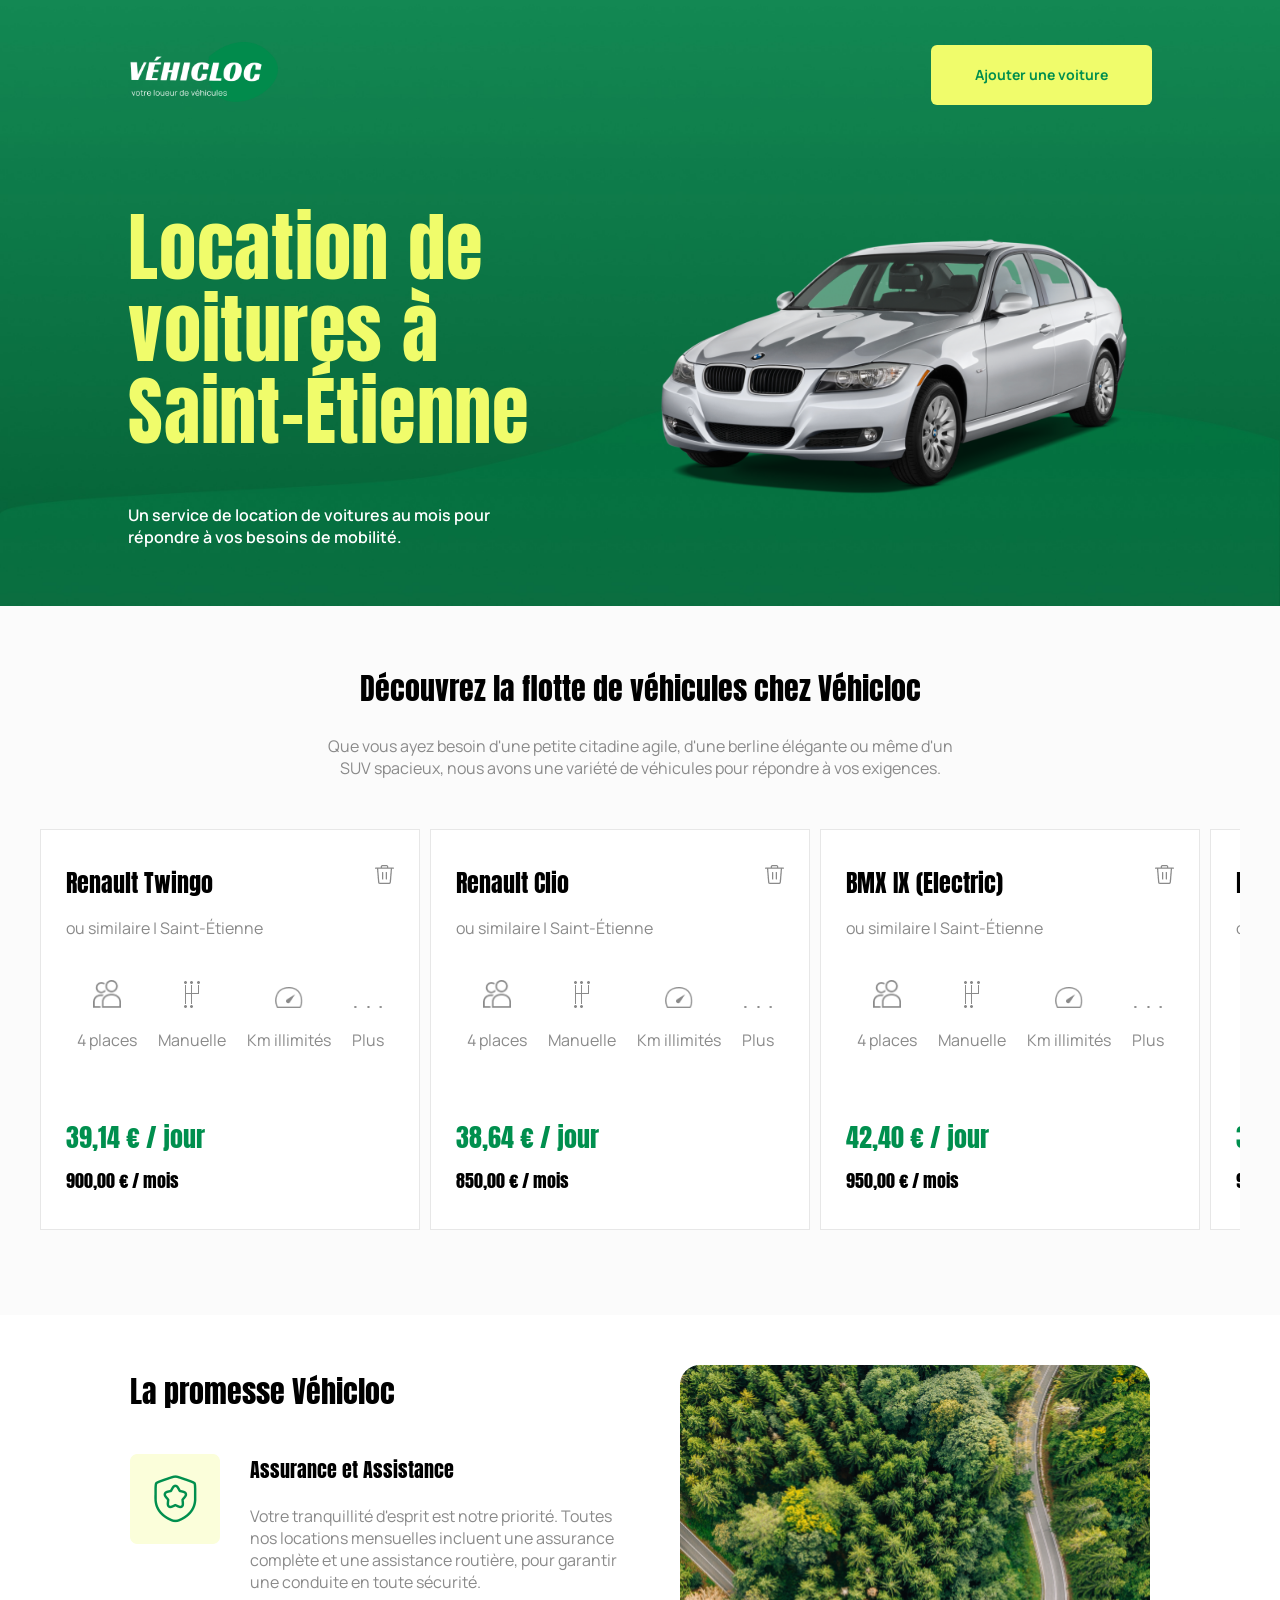
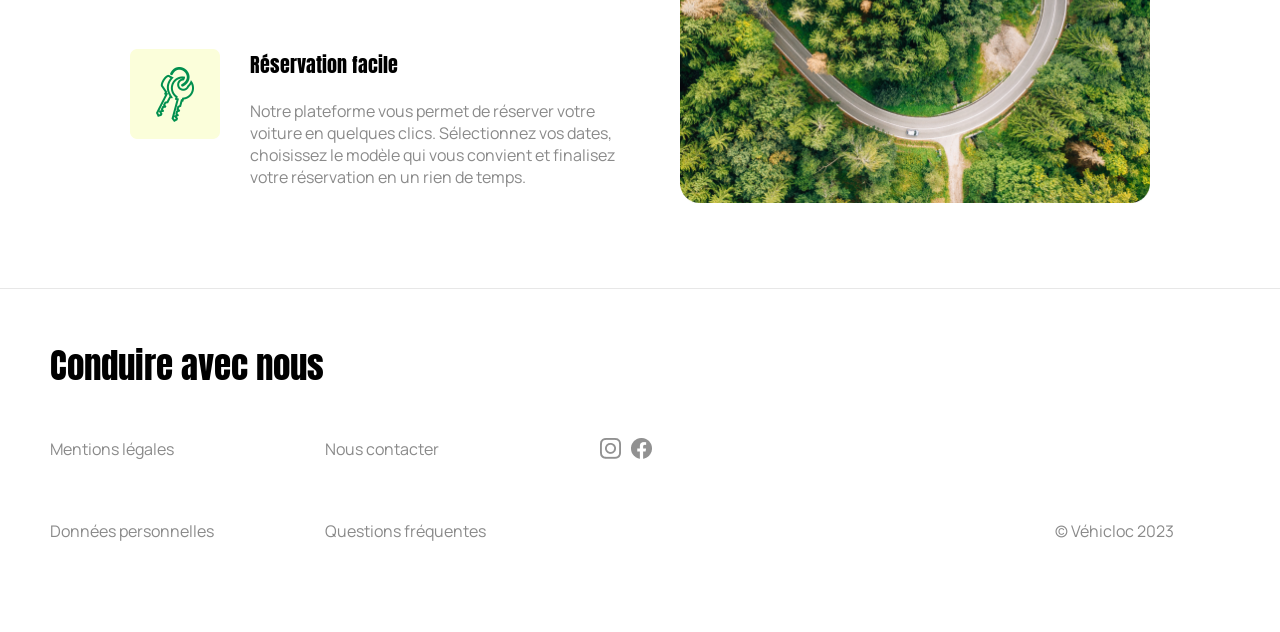
<file: archive/index.html>
<!doctype html>
<html lang="fr">
<head>
    <meta charset="UTF-8">
    <meta name="viewport"
          content="width=device-width, initial-scale=1.0">
    <meta http-equiv="X-UA-Compatible" content="ie=edge">
    <title>Véhicloc</title>
    <link rel="stylesheet" href="assets/css/style.css">
</head>
<body>
<header>
    <nav>
        <a href="index.html"><img src="assets/img/logo.png" alt="Vehicloc" /></a>
        <a href="add.html" class="btn-nav">Ajouter une voiture</a>
    </nav>
    <div class="flex-header">
        <div>
            <h1>Location de voitures à Saint-Étienne</h1>
            <p>Un service de location de voitures au mois pour répondre à vos besoins de mobilité.</p>
        </div>
        <div>
            <img src="assets/img/car.png" alt="Voiture">
        </div>
    </div>
</header>
<section id="fleet">
    <h2>Découvrez la flotte de véhicules chez Véhicloc</h2>
    <p>Que vous ayez besoin d'une petite citadine agile, d'une berline élégante ou même d'un SUV spacieux, nous avons une variété de véhicules  pour répondre à vos exigences.</p>
    <div class="fleet-list">
        <article>
            <div class="mini-car-title">
                <a href="car.html">
                    <h3>Renault Twingo</h3>
                    <p>ou similaire | Saint-Étienne</p>
                </a>
                <div>
                    <a href="#"><img src="assets/icons/trash.png" alt="Supprimer" /></a>
                </div>
            </div>
            <div class="mini-car-icons">
                <div>
                    <img src="assets/icons/persons.png" alt="4 places" />
                    <p>4 places</p>
                </div>
                <div>
                    <img src="assets/icons/motor.png" alt="Manuelle" />
                    <p>Manuelle</p>
                </div>
                <div>
                    <img src="assets/icons/km.png" alt="km illimités" />
                    <p>Km illimités</p>
                </div>
                <div>
                    <img src="assets/icons/plus.png" alt="PLus" />
                    <p>Plus</p>
                </div>
            </div>
            <div class="mini-car-price">
                <p class="price-per-day">39,14 € / jour</p>
                <p class="price-per-month">900,00 € / mois</p>
            </div>
        </article>
        <article>
            <div class="mini-car-title">
                <a href="car.html">
                    <h3>Renault Clio</h3>
                    <p>ou similaire | Saint-Étienne</p>
                </a>
                <div>
                    <a href="#"><img src="assets/icons/trash.png" alt="Supprimer" /></a>
                </div>
            </div>
            <div class="mini-car-icons">
                <div>
                    <img src="assets/icons/persons.png" alt="4 places" />
                    <p>4 places</p>
                </div>
                <div>
                    <img src="assets/icons/motor.png" alt="Manuelle" />
                    <p>Manuelle</p>
                </div>
                <div>
                    <img src="assets/icons/km.png" alt="km illimités" />
                    <p>Km illimités</p>
                </div>
                <div>
                    <img src="assets/icons/plus.png" alt="PLus" />
                    <p>Plus</p>
                </div>
            </div>
            <div class="mini-car-price">
                <p class="price-per-day">38,64 € / jour</p>
                <p class="price-per-month">850,00 € / mois</p>
            </div>
        </article>
        <article>
            <div class="mini-car-title">
                <a href="car.html">
                    <h3>BMX IX (Electric)</h3>
                    <p>ou similaire | Saint-Étienne</p>
                </a>
                <div>
                    <a href="#"><img src="assets/icons/trash.png" alt="Supprimer" /></a>
                </div>
            </div>
            <div class="mini-car-icons">
                <div>
                    <img src="assets/icons/persons.png" alt="4 places" />
                    <p>4 places</p>
                </div>
                <div>
                    <img src="assets/icons/motor.png" alt="Manuelle" />
                    <p>Manuelle</p>
                </div>
                <div>
                    <img src="assets/icons/km.png" alt="km illimités" />
                    <p>Km illimités</p>
                </div>
                <div>
                    <img src="assets/icons/plus.png" alt="PLus" />
                    <p>Plus</p>
                </div>
            </div>
            <div class="mini-car-price">
                <p class="price-per-day">42,40 € / jour</p>
                <p class="price-per-month">950,00 € / mois</p>
            </div>
        </article>
        <article>
            <div class="mini-car-title">
                <a href="car.html">
                    <h3>Renault Zoé</h3>
                    <p>ou similaire | Saint-Étienne</p>
                </a>
                <div>
                    <a href="#"><img src="assets/icons/trash.png" alt="Supprimer" /></a>
                </div>
            </div>
            <div class="mini-car-icons">
                <div>
                    <img src="assets/icons/persons.png" alt="4 places" />
                    <p>4 places</p>
                </div>
                <div>
                    <img src="assets/icons/motor.png" alt="Manuelle" />
                    <p>Manuelle</p>
                </div>
                <div>
                    <img src="assets/icons/km.png" alt="km illimités" />
                    <p>Km illimités</p>
                </div>
                <div>
                    <img src="assets/icons/plus.png" alt="PLus" />
                    <p>Plus</p>
                </div>
            </div>
            <div class="mini-car-price">
                <p class="price-per-day">39,14 € / jour</p>
                <p class="price-per-month">900,00 € / mois</p>
            </div>
        </article>
        <article>
            <div class="mini-car-title">
                <a href="car.html">
                    <h3>Citroën Ami</h3>
                    <p>ou similaire | Saint-Étienne</p>
                </a>
                <div>
                    <a href="#"><img src="assets/icons/trash.png" alt="Supprimer" /></a>
                </div>
            </div>
            <div class="mini-car-icons">
                <div>
                    <img src="assets/icons/persons.png" alt="4 places" />
                    <p>4 places</p>
                </div>
                <div>
                    <img src="assets/icons/motor.png" alt="Manuelle" />
                    <p>Manuelle</p>
                </div>
                <div>
                    <img src="assets/icons/km.png" alt="km illimités" />
                    <p>Km illimités</p>
                </div>
                <div>
                    <img src="assets/icons/plus.png" alt="PLus" />
                    <p>Plus</p>
                </div>
            </div>
            <div class="mini-car-price">
                <p class="price-per-day">28,59 € / jour</p>
                <p class="price-per-month">799,00 € / mois</p>
            </div>
        </article>
        <article>
            <div class="mini-car-title">
                <a href="car.html">
                    <h3>Opel Corsa</h3>
                    <p>ou similaire | Saint-Étienne</p>
                </a>
                <div>
                    <a href="#"><img src="assets/icons/trash.png" alt="Supprimer" /></a>
                </div>
            </div>
            <div class="mini-car-icons">
                <div>
                    <img src="assets/icons/persons.png" alt="4 places" />
                    <p>4 places</p>
                </div>
                <div>
                    <img src="assets/icons/motor.png" alt="Manuelle" />
                    <p>Manuelle</p>
                </div>
                <div>
                    <img src="assets/icons/km.png" alt="km illimités" />
                    <p>Km illimités</p>
                </div>
                <div>
                    <img src="assets/icons/plus.png" alt="PLus" />
                    <p>Plus</p>
                </div>
            </div>
            <div class="mini-car-price">
                <p class="price-per-day">36,38 € / jour</p>
                <p class="price-per-month">820,00 € / mois</p>
            </div>
        </article>
        
    </div>
</section>

<section id="promises">
    <div>
        <h2>La promesse Véhicloc</h2>
        <div class="promise">
            <img src="assets/icons/insurance.png" alt="Assurance et Assistance">
            <div class="promise-text">
                <h3>Assurance et Assistance</h3>
                <p>Votre tranquillité d'esprit est notre priorité. Toutes nos locations mensuelles incluent une assurance complète et une assistance routière, pour garantir une conduite en toute sécurité.</p>
            </div>
        </div>
        <div class="promise">
            <img src="assets/icons/booking.png" alt="Réservation facile">
            <div class="promise-text">
                <h3>Réservation facile</h3>
                <p>Notre plateforme vous permet de réserver votre voiture en quelques clics. Sélectionnez vos dates, choisissez le modèle qui vous convient et finalisez votre réservation en un rien de temps.</p>
            </div>
        </div>
    </div>
    <div>
        <img src="assets/img/promise.png" alt="La promesse Véhicloc">
    </div>
</section>

<footer>
    <h2>Conduire avec nous</h2>
    <nav>
        <ul>
            <li><a href="#">Mentions légales</a></li>
            <li><a href="#">Nous contacter</a></li>
            <li>
                <a href="#"><img src="assets/icons/instagram.png" alt="Instagram" /></a>
                <a href="#"><img src="assets/icons/facebook.png" alt="Facebook" /></a>
            </li>
        </ul>
        <ul>
            <li><a href="#">Données personnelles</a></li>
            <li><a href="#">Questions fréquentes</a></li>
            <li class="copyright">© Véhicloc 2023</li>
        </ul>
    </nav>
</footer>

</body>
</html>
</file>
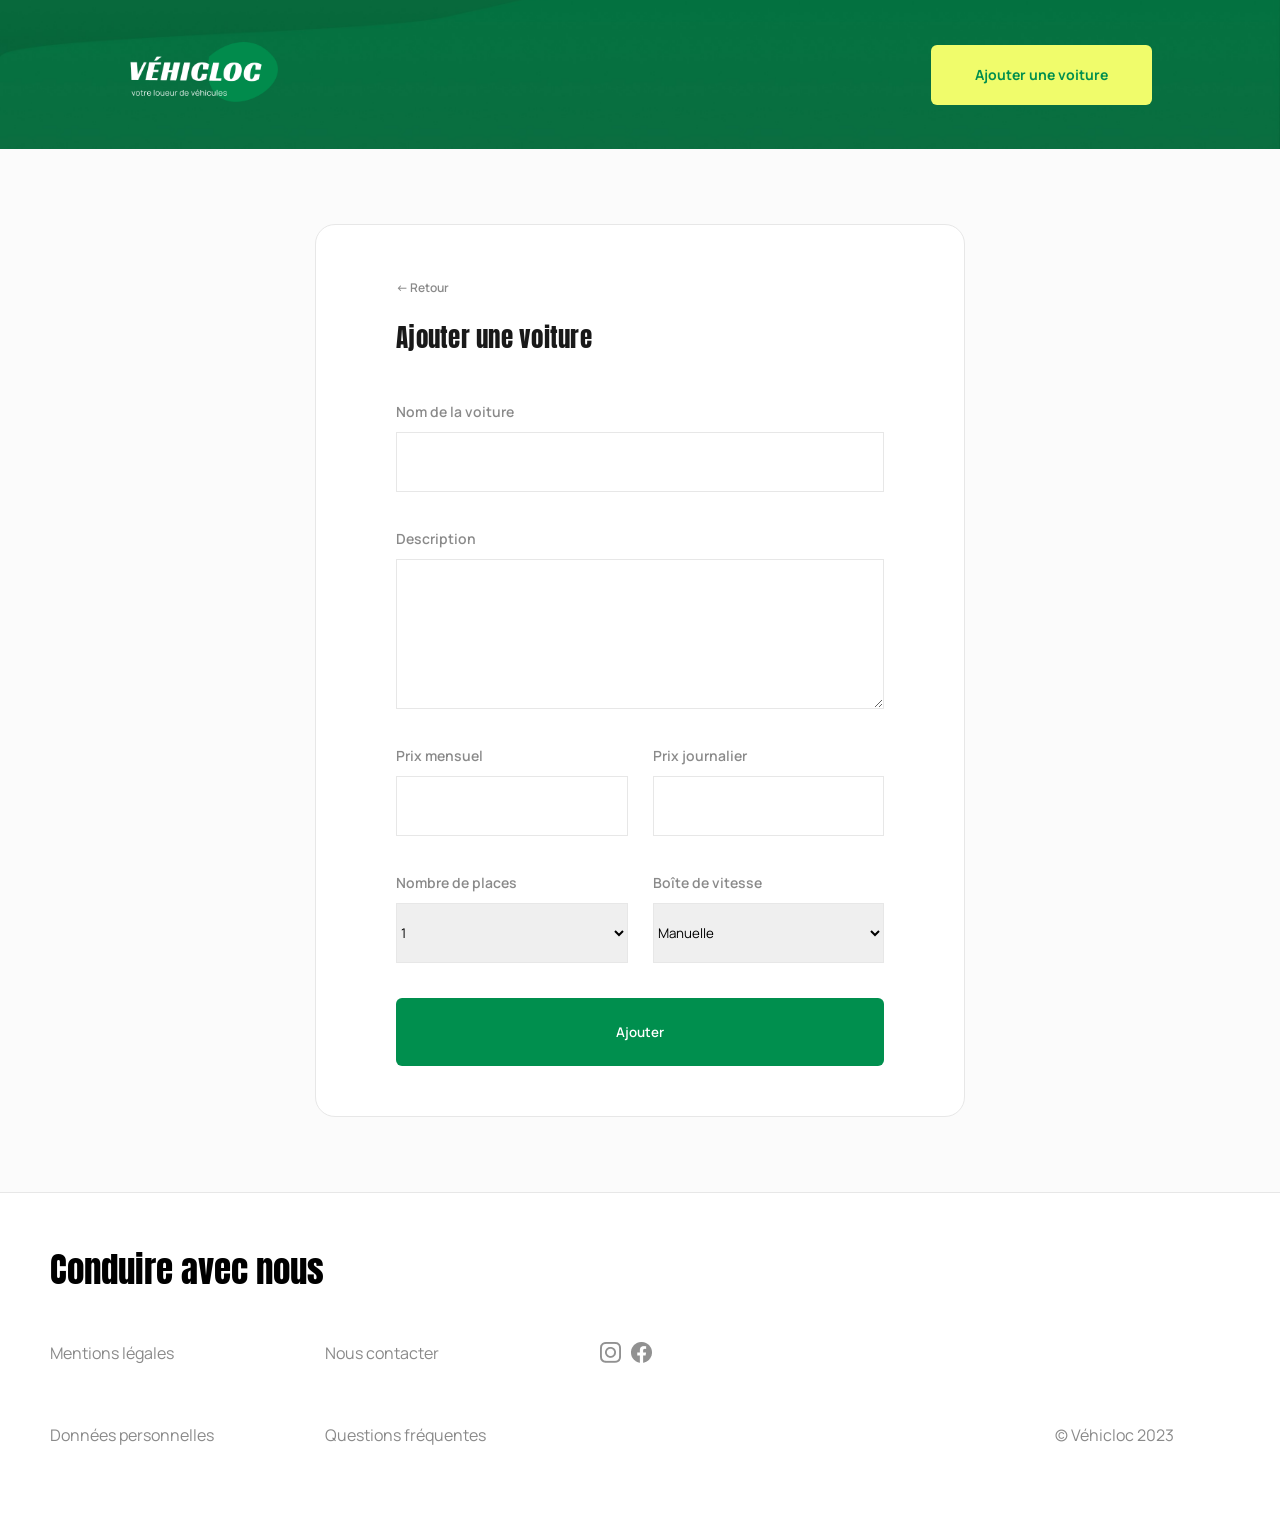
<file: archive/add.html>
<!doctype html>
<html lang="fr">
<head>
    <meta charset="UTF-8">
    <meta name="viewport"
          content="width=device-width, initial-scale=1.0">
    <meta http-equiv="X-UA-Compatible" content="ie=edge">
    <title>Véhicloc</title>
    <link rel="stylesheet" href="assets/css/style.css">
</head>
<body>
<header>
    <nav>
        <a href="index.html"><img src="assets/img/logo.png" alt="Vehicloc" /></a>
        <a href="add.html" class="btn-nav">Ajouter une voiture</a>
    </nav>
</header>
<section id="add">
    <a href="index.html">← Retour</a>
    <h1>Ajouter une voiture</h1>
    <form action="#" method="POST">
        <div class="input">
            <label for="name">Nom de la voiture</label>
            <input type="text" id="name" name="name" />
        </div>
        <div class="input">
            <label for="description">Description</label>
            <textarea id="description" name="description"></textarea>
        </div>
        <div class="flex-input">
            <div class="input">
                <label for="monthly_price">Prix mensuel</label>
                <input type="number" id="monthly_price" name="monthly_price" />
            </div>
            <div class="input">
                <label for="daily_price">Prix journalier</label>
                <input type="number" id="daily_price" name="daily_price" />
            </div>
        </div>
        <div class="flex-input">
            <div class="input">
                <label for="places">Nombre de places</label>
                <select id="places" name="places">
                    <option>1</option>
                    <option>2</option>
                    <option>3</option>
                    <option>4</option>
                    <option>5</option>
                    <option>6</option>
                    <option>7</option>
                    <option>8</option>
                    <option>9</option>
                </select>
            </div>
            <div class="input">
                <label for="motor">Boîte de vitesse</label>
                <select id="motor" name="motor">
                    <option>Manuelle</option>
                    <option>Automatique</option>
                </select>
            </div>
        </div>
        
        <button class="btn-add">Ajouter</button>
    </form>
</section>

<footer>
    <h2>Conduire avec nous</h2>
    <nav>
        <ul>
            <li><a href="#">Mentions légales</a></li>
            <li><a href="#">Nous contacter</a></li>
            <li>
                <a href="#"><img src="assets/icons/instagram.png" alt="Instagram" /></a>
                <a href="#"><img src="assets/icons/facebook.png" alt="Facebook" /></a>
            </li>
        </ul>
        <ul>
            <li><a href="#">Données personnelles</a></li>
            <li><a href="#">Questions fréquentes</a></li>
            <li class="copyright">© Véhicloc 2023</li>
        </ul>
    </nav>
</footer>

</body>
</html>
</file>
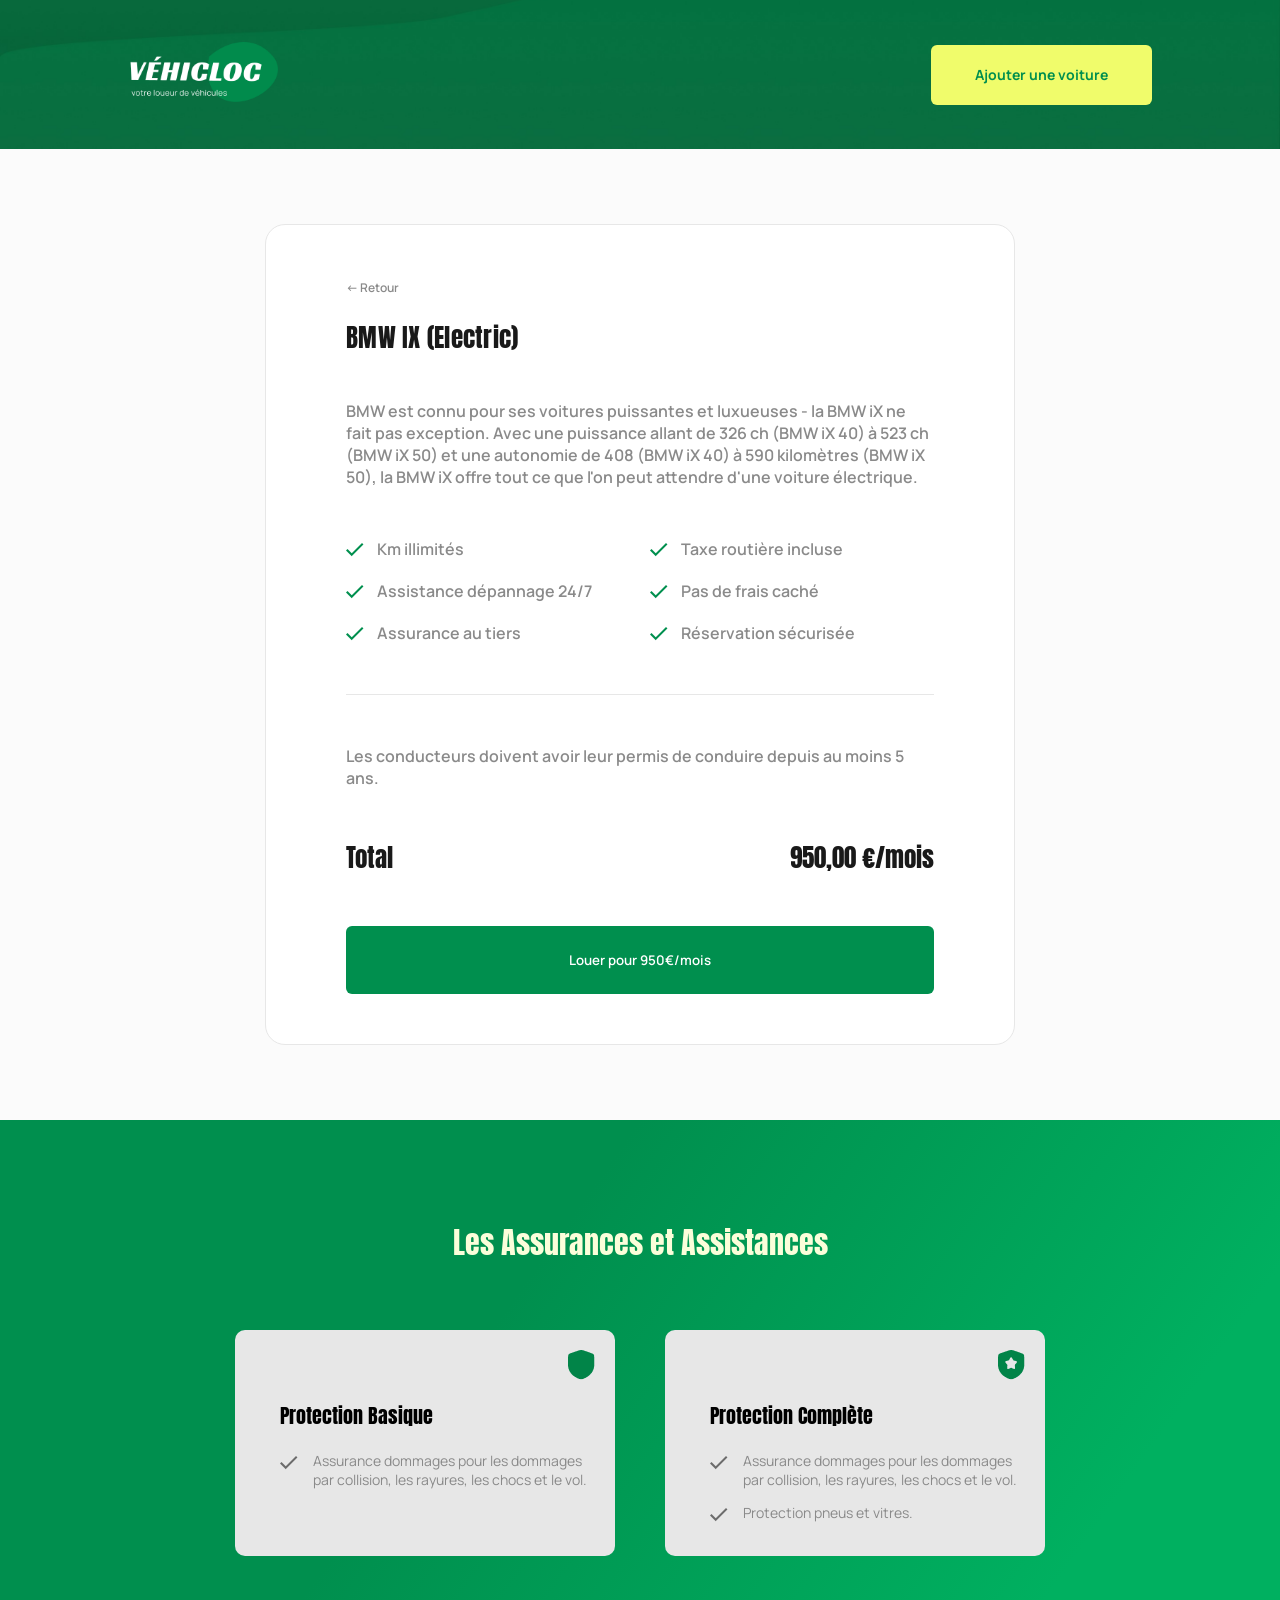
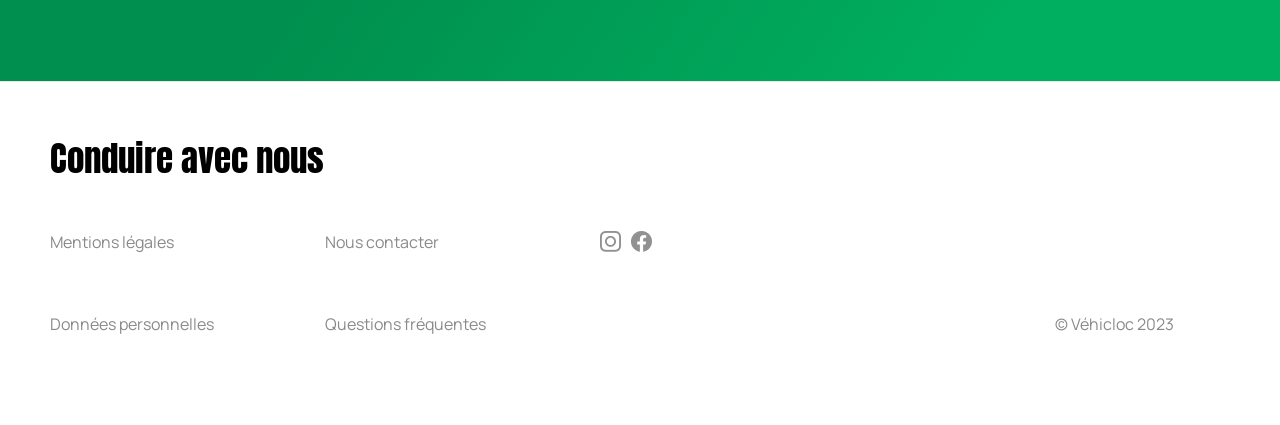
<file: archive/car.html>
<!doctype html>
<html lang="fr">
<head>
    <meta charset="UTF-8">
    <meta name="viewport"
          content="width=device-width, initial-scale=1.0">
    <meta http-equiv="X-UA-Compatible" content="ie=edge">
    <title>Véhicloc</title>
    <link rel="stylesheet" href="assets/css/style.css">
</head>
<body>
<header>
    <nav>
        <a href="index.html"><img src="assets/img/logo.png" alt="Vehicloc" /></a>
        <a href="add.html" class="btn-nav">Ajouter une voiture</a>
    </nav>
</header>
<section id="car">
    <a href="index.html">← Retour</a>
    <h1>BMW IX (Electric)</h1>
    
    <p class="description-car">BMW est connu pour ses voitures puissantes et luxueuses - la BMW iX ne fait pas exception. Avec une puissance allant de 326 ch (BMW iX 40) à 523 ch (BMW iX 50) et une autonomie de 408 (BMW iX 40) à 590 kilomètres (BMW iX 50), la BMW iX offre tout ce que l'on peut attendre d'une voiture électrique.</p>
    
    <div class="advantages">
        <div class="single-advantage"><img src="assets/icons/checked.png" alt="" /> Km illimités</div>
        <div class="single-advantage"><img src="assets/icons/checked.png" alt="" /> Taxe routière incluse</div>
        <div class="single-advantage"><img src="assets/icons/checked.png" alt="" /> Assistance dépannage 24/7</div>
        <div class="single-advantage"><img src="assets/icons/checked.png" alt="" /> Pas de frais caché</div>
        <div class="single-advantage"><img src="assets/icons/checked.png" alt="" /> Assurance au tiers</div>
        <div class="single-advantage"><img src="assets/icons/checked.png" alt="" /> Réservation sécurisée</div>
    </div>
    
    <hr>
    
    <p class="legal-information">Les conducteurs doivent avoir leur permis de conduire depuis au moins 5 ans.</p>
    
    <div class="total-rent">
        <span>Total</span>
        <span>950,00 €/mois</span>
    </div>
    <button class="btn-add">Louer pour 950€/mois</button> <!-- Bouton inactif -->
</section>

<section id="insurances">
    <h2>Les Assurances et Assistances</h2>
    
    <div class="insurances-list">
        <div class="single-insurance">
            <img src="assets/icons/basic.png" alt="Basique" />
            <h3>Protection Basique</h3>
            <p><img src="assets/icons/checked.png" alt="" /> Assurance dommages pour les dommages par collision, les rayures, les chocs et le vol.</p>
        </div>
        <div class="single-insurance">
            <img src="assets/icons/complete.png" alt="Complète" />
            <h3>Protection Complète</h3>
            <p><img src="assets/icons/checked.png" alt="" /> Assurance dommages pour les dommages par collision, les rayures, les chocs et le vol.</p>
            <p><img src="assets/icons/checked.png" alt="" /> Protection pneus et vitres.</p>
        </div>
    </div>
</section>

<footer>
    <h2>Conduire avec nous</h2>
    <nav>
        <ul>
            <li><a href="#">Mentions légales</a></li>
            <li><a href="#">Nous contacter</a></li>
            <li>
                <a href="#"><img src="assets/icons/instagram.png" alt="Instagram" /></a>
                <a href="#"><img src="assets/icons/facebook.png" alt="Facebook" /></a>
            </li>
        </ul>
        <ul>
            <li><a href="#">Données personnelles</a></li>
            <li><a href="#">Questions fréquentes</a></li>
            <li class="copyright">© Véhicloc 2023</li>
        </ul>
    </nav>
</footer>

</body>
</html>
</file>
<file: archive/assets/css/style.css>
@import url('https://fonts.googleapis.com/css2?family=Anton&family=Manrope:wght@400;600;700&display=swap');

html, body {
    margin: 0;
    background: #FBFBFB;
}

* {
    box-sizing: border-box;
    font-family: 'Manrope', sans-serif;
}

h1, h2, h3 {
    font-family: 'Anton', sans-serif;
}

header {
    background: url('../img/bg-header.png');
    background-size: cover;
    background-position: bottom center;
    padding: 42px 128px;
}

header nav img {
    height: 60px;
}

header nav {
    display: flex;
    align-items: center;
    justify-content: space-between;
}

.flex-header {
    display: flex;
    justify-content: space-between;
    align-items: flex-start;
    margin-top: 50px;
}

.flex-header img {
    width: 100%;
}

.flex-header > div:first-child {
    width: 40%;
    max-width: 100%;
    min-width: 360px;
}

.flex-header > div {
    width: 50%;
}

.flex-header > div:last-child {
    align-self: flex-end;
}

a.btn-nav {
    text-decoration: none;
    height: 60px;
    background: #F0FC6B;
    display: flex;
    align-items: center;
    justify-content: center;
    padding: 0 44px;
    border-radius: 6px;
    color: #008F4E;
    font-weight: bold;
    font-size: 14px;
}

h1 {
    font-size: 75px;
    color: #F0FC6B;
    line-height: 82px;
    letter-spacing: 0.01em;
    font-weight: 400;
}

.flex-header p {
    color: #FFFFFF;
    font-weight: 600;
    font-size: 16px;
}

#fleet h2 {
    font-weight: 400;
    text-align: center;
    margin-top: 60px;
    font-size: 30px;
}

#fleet h2 ~ p {
    color: #8A8A8A;
    max-width: 650px;
    margin: auto;
    text-align: center;
}

.fleet-list {
    display: flex;
    overflow-x: auto;
    gap: 10px;
    max-width: 1200px;
    margin: auto;
    margin-top: 50px;
}

.fleet-list::-webkit-scrollbar-track
{
    -webkit-box-shadow: none;
    border-radius: 10px;
    background-color: transparent;
}

.fleet-list::-webkit-scrollbar
{
    height: 6px;
    background-color: #F5F5F5;
}

.fleet-list::-webkit-scrollbar-thumb
{
    border-radius: 10px;
    -webkit-box-shadow: inset 0 0 6px rgba(0,0,0,.3);
    background-color: #888;
}


.fleet-list a {
    color: inherit;
    text-decoration: none;
    display: block;
}

article {
    width: 380px;
    flex-shrink: 0;
    border: 1px solid #E7E7E7;
    background: white;
    padding: 35px 25px;
    box-sizing: border-box;
    margin-bottom: 35px;
    max-width: 95%;
}

.mini-car-title h3 {
    margin-top: 0;
    font-weight: 400;
    font-family: 'Anton', sans-serif;
    font-size: 24px;
    margin-bottom: 0;
}

.mini-car-title p {
    color: #8A8A8A;
}

.mini-car-title {
    display: flex;
    justify-content: space-between;
    align-items: flex-start;
}

.mini-car-icons {
    display: flex;
    justify-content: space-around;
    align-items: flex-end;
    color: #8A8A8A;
    text-align: center;
    font-size: 16px;
    margin-top: 25px;
    margin-bottom: 50px;
}

.mini-car-icons img {
    max-width: 28px;
    max-height: 28px;
}

p.price-per-day {
    color: #008F4E;
    font-size: 26px;
    margin-bottom: 10px;
}

p.price-per-month {
    font-size: 18px;
    margin-top: 5px;
    margin-bottom: 0;
}

.mini-car-price p {
    font-weight: 400;
    font-family: 'Anton', sans-serif;
}

section#promises {
    display: flex;
    align-items: center;
    justify-content: center;
    gap: 50px;
    padding: 50px;
    padding-bottom: 80px;
    margin-top: 50px;
    background: white;
}

section#promises > div:last-child img {
    width: 470px;
    max-width: 100%;
}

section#promises > div:first-child {
    max-width: 500px;
    display: flex;
    flex-direction: column;
    gap: 40px;
}

.promise {
    display: flex;
    gap: 30px;
    align-items: flex-start;
}

.promise img {
    width: 90px;
}

#promises h2, .promise h3 {
    margin-top: 0;
    font-family: 'anton', sans-serif;
    font-weight: 400;
}

section#promises p {
    color: #8A8A8A;
}

#promises h2 {
    font-size: 30px;
    margin-bottom: 0;
}

.promise h3 {
    font-size: 20px;
}

footer {
    border-top: 1px solid #E7E7E7;
    padding: 50px;
    background: white;
}

footer nav {
    display: flex;
    flex-direction: column;
    max-width: 1200px;
    margin: auto;
}

footer nav ul {
    display: flex;
    list-style: none;
    padding: 0;
    gap: 100px;
    margin-bottom: 40px;
}

footer nav ul li {
    min-width: 175px;
    color: #8A8A8A;
    display: flex;
    gap: 10px;
}

footer nav ul li a {
    text-decoration: none;
    color: inherit;
}

li.copyright {
    margin-left: auto;
}

footer h2 {
    font-size: 35px;
    margin-top: 0px;
    margin-bottom: 30px;
    font-weight: 400;
    max-width: 1200px;
    margin-left: auto;
    margin-right: auto;
}


/** ADD CAR **/
section#add, section#car {
    width: 650px;
    max-width: 100%;
    background: #ffffff;
    border-radius: 20px;
    margin: 75px auto;
    border: 1px solid #E7E7E7;
    padding: 50px 80px;
}

section#add a, section#car a {
    color: #8A8A8A;
    text-decoration: none;
    font-size: 12px;
    font-weight: 600;
}

section#add h1, section#car h1 {
    color: #191919;
    font-size: 25px;
    font-family: 'Anton', sans-serif;
    font-weight: 400;
    margin-top: 0;
}

.input input, .input textarea, .input select {
    border: 1px solid #E7E7E7;
    display: block;
    width: 100%;
    height: 60px;
    margin-bottom: 35px;
    margin-top: 10px;
}

.input label {
    color: #8A8A8A;
    font-weight: 600;
    font-size: 14px;
}

.input textarea {
    min-height: 150px;
}

button.btn-add {
    background: #008F4E;
    width: 100%;
    border: none;
    border-radius: 6px;
    color: white;
    font-family: 'Manrope', sans-serif;
    font-weight: 600;
    padding: 25px;
}

.flex-input {
    display: flex;
    width: 100%;
    justify-content: center;
    align-items: center;
    gap: 25px;
}

.flex-input > div {
    width: 50%;
}

/** CAR **/
p.description-car {
    color: #8A8A8A;
    font-weight: 600;
}

.advantages {
    display: grid;
    grid-template-columns: 1fr 1fr;
    gap: 20px;
    margin-top: 50px;
    margin-bottom: 50px;
}

.single-advantage {color: #8A8A8A;font-weight: 600;}

hr {
    border: none;
    background: #E7E7E7;
    height: 1px;
    margin-bottom: 50px;
}

.legal-information {
    color: #8A8A8A;
    font-weight: 600;
    margin-bottom: 50px;
}

section#car {
    width: 750px;
}

.total-rent {
    margin-bottom: 50px;
    color: #191919;
    display: flex;
    justify-content: space-between;
    gap: 20px;
    flex-wrap: wrap;
}

.total-rent span {
    font-weight: 400;
    font-size: 25px;
    font-family: 'Anton', sans-serif;
}

section#insurances {
    background: linear-gradient(125.26deg, #008F4E 38.15%, #00B060 82.59%);
    padding: 75px;
    text-align: center;
}

section#insurances h2 {
    font-weight: 400;
    font-size: 30px;
    color: #FBFEDA;
    margin-bottom: 65px;
}

.single-insurance {
    background: #E7E7E7;
    width: 380px;
    max-width: 100%;
    border-radius: 10px;
    padding: 20px 20px 20px 45px;
    text-align: left;
}

.insurances-list {
    display: flex;
    gap: 50px;
    justify-content: center;
    margin-bottom: 50px;
}

.single-insurance > img {
    display: block;
    margin-left: auto;
}

.single-insurance p {
    color: #8A8A8A;
    font-size: 14px;
}

.single-insurance h3 {
    font-weight: 400;
    font-size: 20px;
}

.single-advantage img {
    margin-right: 10px;
    vertical-align: middle;
}

.single-insurance p {
    display: flex;
    align-items: flex-start;
    filter: grayscale(1);
    gap: 15px;
}

.single-insurance p img {
    margin-top: 5px;
}


@media all and (max-width: 992px) {
    .flex-header > div:last-child {
        display: none;
    }
    
    .flex-header > div:first-child {
        width: 100%;
    }
    
    section#promises {
        flex-direction: column;
    }

    footer nav ul {
        gap: 30px;
    }
    
    .insurances-list {
        flex-direction: column;
        align-items: center;
    }

    section#insurances {
        padding: 75px 25px;
    }

}

@media all and (max-width: 668px) {
    section#promises {
        flex-direction: column;
    }

    footer nav ul {
        gap: 30px;
    }

    footer nav ul {
        flex-direction: column;
        gap: 20px;
        margin-bottom: 0;
    }

    footer {
        padding: 25px;
    }

    header {
        padding: 42px 30px;
    }

    .flex-header > div:first-child {
        min-width: 0;
    }
    
    section#add {
        border-radius: 0;
        background: transparent;
        border: none;
        padding: 25px;
        padding-top: 0;
    }
    
    .advantages {
        grid-template-columns: 1fr;
    }
    
    a.btn-nav {
        display: none;
    }
    
    section#car {
        padding: 50px 20px;
    }
}
</file>
